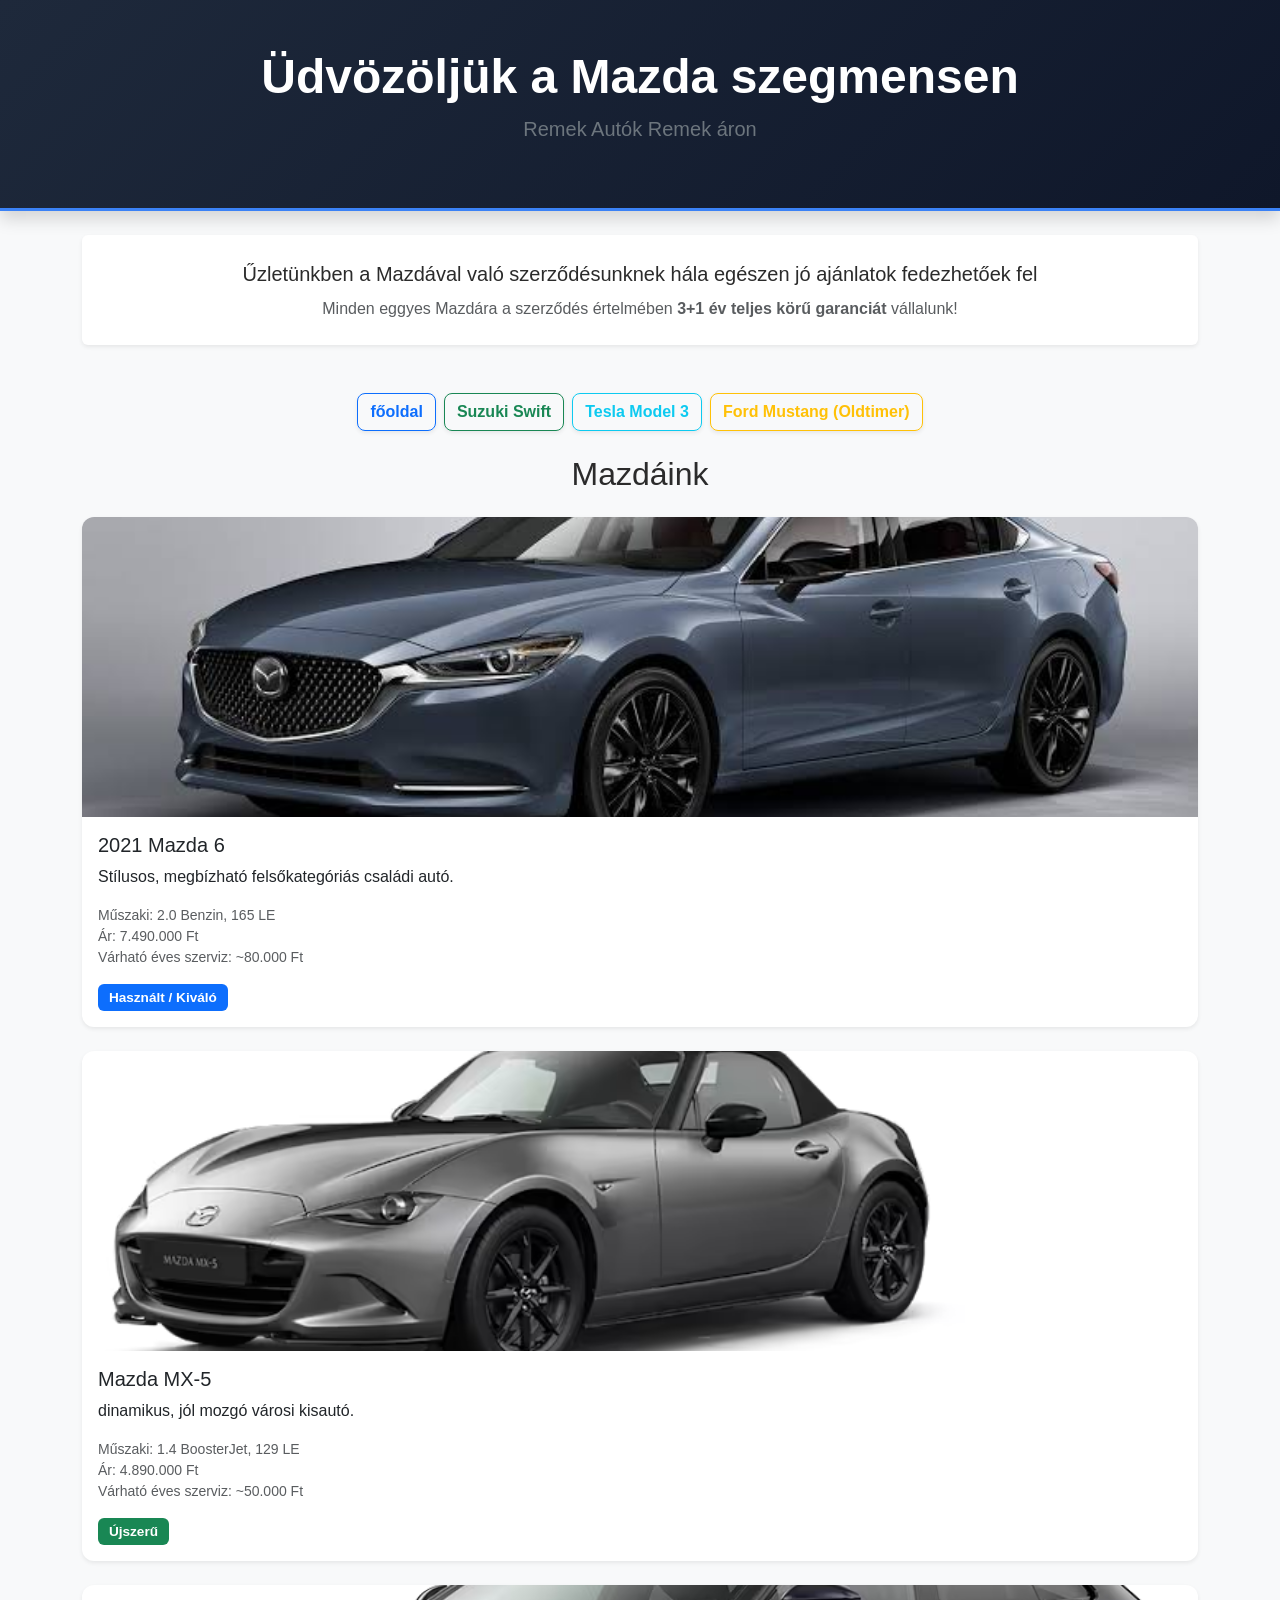
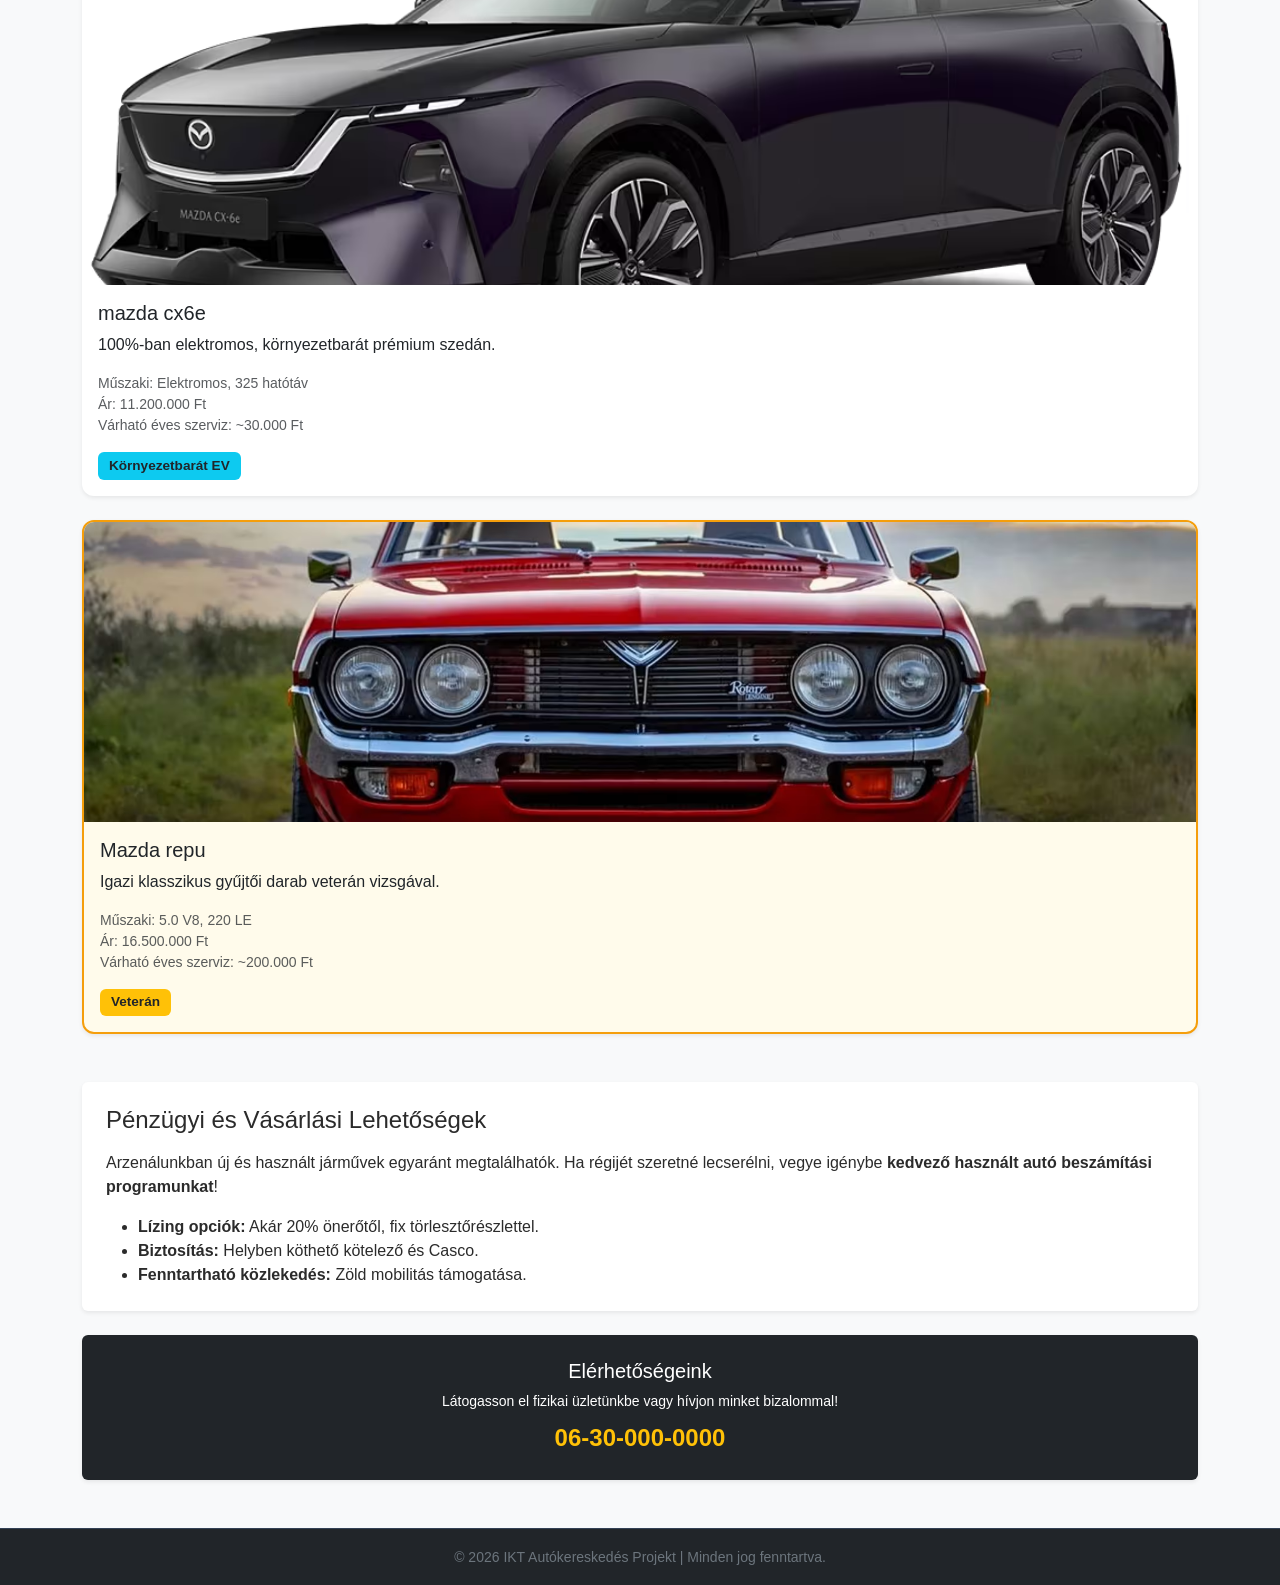
<file: Mazda.html>
<!DOCTYPE html>
<html lang="hu">
<head>
    <meta charset="UTF-8">
    <meta name="viewport" content="width=device-width, initial-scale=1.0">
    <title>Mazda szegmens</title>
    
    
    <meta name="author" content="Ricsi és Csapattársa">
    <meta name="keywords" content="autókereskedés, használt autó, új autó, oldtimer, lízing, elektromos autó, Mazda, Suzuki, Tesla">
    <meta name="description" content="Minőségi új, használt és oldtimer autók széles választéka, kedvező lízing és biztosítási lehetőségekkel az IKT Autókereskedésben.">

    
    <link href="https://cdn.jsdelivr.net/npm/bootstrap@5.3.3/dist/css/bootstrap.min.css" rel="stylesheet" integrity="sha384-QWTKZyjpPEjISv5WaRU9OFeRpok6YctnYmDr5pNlyT2bRjXh0JMhjY6hW+ALEwIH" crossorigin="anonymous">
    
    
    <link rel="stylesheet" href="style.css">
</head>
<body class="bg-light">

   
    <header class="bg-dark text-white text-center py-5 mb-4 shadow">
        <div class="container">
            <div class="row">
                <div class="col-12">
                    <h1 class="display-5 fw-bold">Üdvözöljük a Mazda szegmensen</h1>
                    <p class="lead text-secondary">Remek Autók Remek áron</p>
                </div>
            </div>
        </div>
    </header>

   
    <main class="container">

        
        <section class="row mb-5">
            <div class="col-12">
                <div class="bg-white p-4 rounded shadow-sm text-center">
                    <p class="fs-5 mb-2">Űzletünkben a Mazdával való szerződésunknek hála egészen jó ajánlatok fedezhetőek fel</p>
                    <p class="text-muted mb-0">Minden eggyes Mazdára a szerződés értelmében <strong>3+1 év teljes körű garanciát</strong> vállalunk!</p>
                </div>
            </div>
        </section>

       
        <div class="row mb-4">
            <div class="col-12">
                <div class="d-flex flex-wrap justify-content-center gap-2">
                    <a href="index.html" class="btn btn-outline-primary shadow-sm">főoldal</a>
                    <a href="suzuki.html" class="btn btn-outline-success shadow-sm">Suzuki Swift</a>
                    <a href="tesla.html" class="btn btn-outline-info shadow-sm">Tesla Model 3</a>
                    <a href="oldtimer.html" class="btn btn-outline-warning shadow-sm">Ford Mustang (Oldtimer)</a>
                </div>
            </div>
        </div>

        <h2 class="text-center mb-4">Mazdáink</h2>

      
        <div id="mazda" class="row mb-4">
            <div class="col-12">
                <div class="card shadow-sm">
                    <img src="kepek/images.jfif" class="card-img-top object-fit-cover" style="height: 300px;" alt="Mazda 6">
                    <div class="card-body">
                        <h3 class="card-title h5">2021 Mazda 6</h3>
                        <p class="card-text">Stílusos, megbízható felsőkategóriás családi autó.</p>
                        <ul class="list-unstyled small text-muted mb-3">
                            <li>Műszaki: 2.0 Benzin, 165 LE</li>
                            <li>Ár: 7.490.000 Ft</li>
                            <li>Várható éves szerviz: ~80.000 Ft</li>
                        </ul>
                        <span class="badge bg-primary">Használt / Kiváló</span>
                    </div>
                </div>
            </div>
        </div>

       
        <div id="suzuki" class="row mb-4">
            <div class="col-12">
                <div class="card shadow-sm">
                    <img src="kepek/mme-mazda-mx-5-st-prime-line-nh8neaa-46g-lhd.avif" class="card-img-top object-fit-cover" style="height: 300px;" alt="Suzuki Swift Sport">
                    <div class="card-body">
                        <h3 class="card-title h5">Mazda MX-5</h3>
                        <p class="card-text"> dinamikus, jól mozgó városi kisautó.</p>
                        <ul class="list-unstyled small text-muted mb-3">
                            <li>Műszaki: 1.4 BoosterJet, 129 LE</li>
                            <li>Ár: 4.890.000 Ft</li>
                            <li>Várható éves szerviz: ~50.000 Ft</li>
                        </ul>
                        <span class="badge bg-success">Újszerű</span>
                    </div>
                </div>
            </div>
        </div>

        
        <div id="tesla" class="row mb-4">
            <div class="col-12">
                <div class="card shadow-sm">
                    <img src="kepek/cx6e_takumi_-gjgfeac_55n_lhd_1000_500.avif" class="card-img-top object-fit-cover" style="height: 300px;" alt="Tesla Model 3">
                    <div class="card-body">
                        <h3 class="card-title h5">mazda cx6e</h3>
                        <p class="card-text">100%-ban elektromos, környezetbarát prémium szedán.</p>
                        <ul class="list-unstyled small text-muted mb-3">
                            <li>Műszaki: Elektromos, 325 hatótáv</li>
                            <li>Ár: 11.200.000 Ft</li>
                            <li>Várható éves szerviz: ~30.000 Ft</li>
                        </ul>
                        <span class="badge bg-info text-dark">Környezetbarát EV</span>
                    </div>
                </div>
            </div>
        </div>

       
        <div id="oldtimer" class="row mb-5">
            <div class="col-12">
                <div class="card shadow-sm">
                    <img src="kepek/05_media_promo_the-rare-and-collectable.avif" class="card-img-top object-fit-cover" style="height: 300px;" alt="Oldtimer Klasszikus Autó">
                    <div class="card-body">
                        <h3 class="card-title h5">Mazda repu</h3>
                        <p class="card-text">Igazi klasszikus gyűjtői darab veterán vizsgával.</p>
                        <ul class="list-unstyled small text-muted mb-3">
                            <li>Műszaki: 5.0 V8, 220 LE</li>
                            <li>Ár: 16.500.000 Ft</li>
                            <li>Várható éves szerviz: ~200.000 Ft</li>
                        </ul>
                        <span class="badge bg-warning text-dark">Veterán</span>
                    </div>
                </div>
            </div>
        </div>

     
        <section class="row mb-5">
            <div class="col-12">
                <div class="bg-white p-4 rounded shadow-sm mb-4">
                    <h3 class="h4 mb-3">Pénzügyi és Vásárlási Lehetőségek</h3>
                    <p>Arzenálunkban új és használt járművek egyaránt megtalálhatók. Ha régijét szeretné lecserélni, vegye igénybe <strong>kedvező használt autó beszámítási programunkat</strong>!</p>
                    <ul class="mb-0">
                        <li><strong>Lízing opciók:</strong> Akár 20% önerőtől, fix törlesztőrészlettel.</li>
                        <li><strong>Biztosítás:</strong> Helyben köthető kötelező és Casco.</li>
                        <li><strong>Fenntartható közlekedés:</strong> Zöld mobilitás támogatása.</li>
                    </ul>
                </div>
            </div>
            <div class="col-12">
                <div class="bg-dark text-white p-4 rounded shadow-sm text-center">
                    <h3 class="h5 mb-2">Elérhetőségeink</h3>
                    <p class="small mb-2">Látogasson el fizikai üzletünkbe vagy hívjon minket bizalommal!</p>
                    <p class="fs-4 fw-bold text-warning mb-0">06-30-000-0000</p>
                </div>
            </div>
        </section>

    </main>

   
    <footer class="bg-dark text-secondary text-center py-3">
        <div class="container">
            <div class="row">
                <div class="col-12">
                    <small>&copy; 2026 IKT Autókereskedés Projekt | Minden jog fenntartva.</small>
                </div>
            </div>
        </div>
    </footer>

    <!-- Bootstrap 5 JS Bundle CDN -->
    <script src="https://cdn.jsdelivr.net/npm/bootstrap@5.3.3/dist/js/bootstrap.bundle.min.js" integrity="sha384-YvpcrYf0tY3lHB60NNkmXc5s9fDVZLESaAA55NDzOxhy9GkcIdslK1eN7N6jIeHz" crossorigin="anonymous"></script>
</body>
</html>
</file>
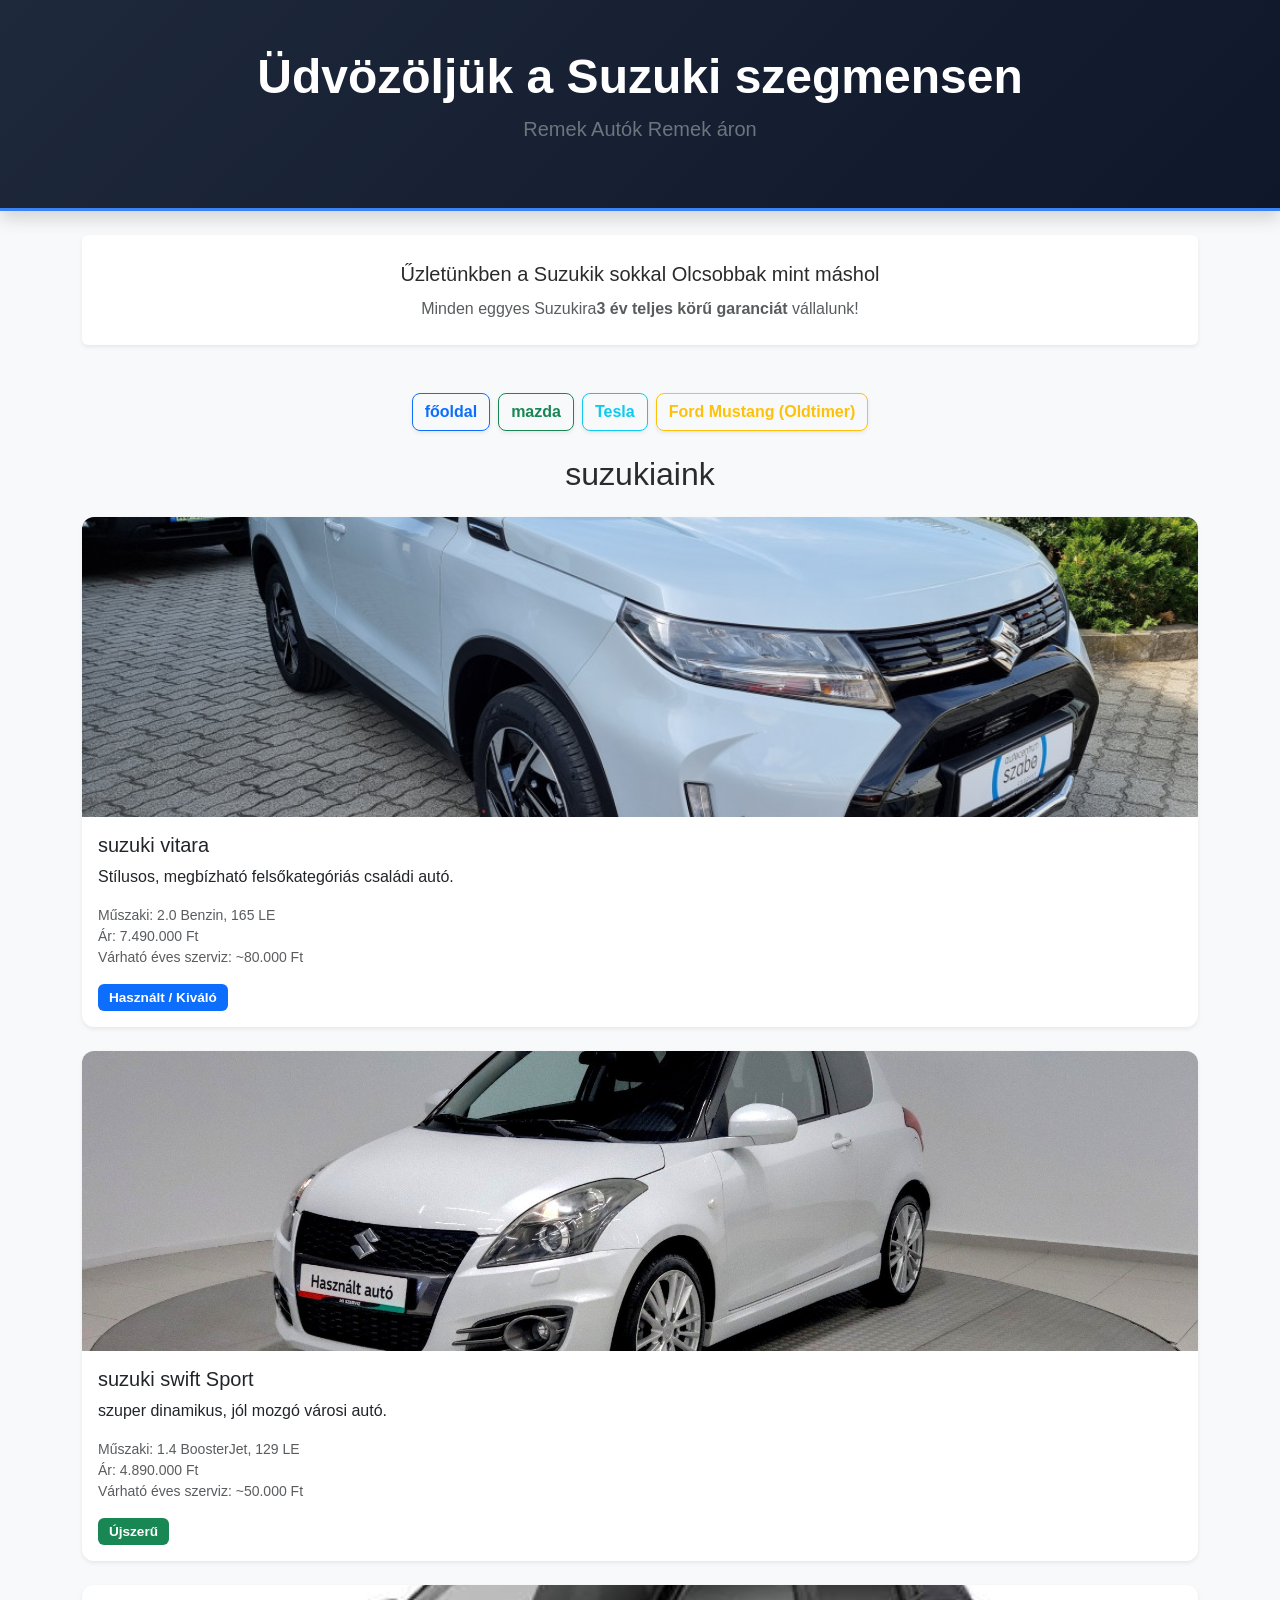
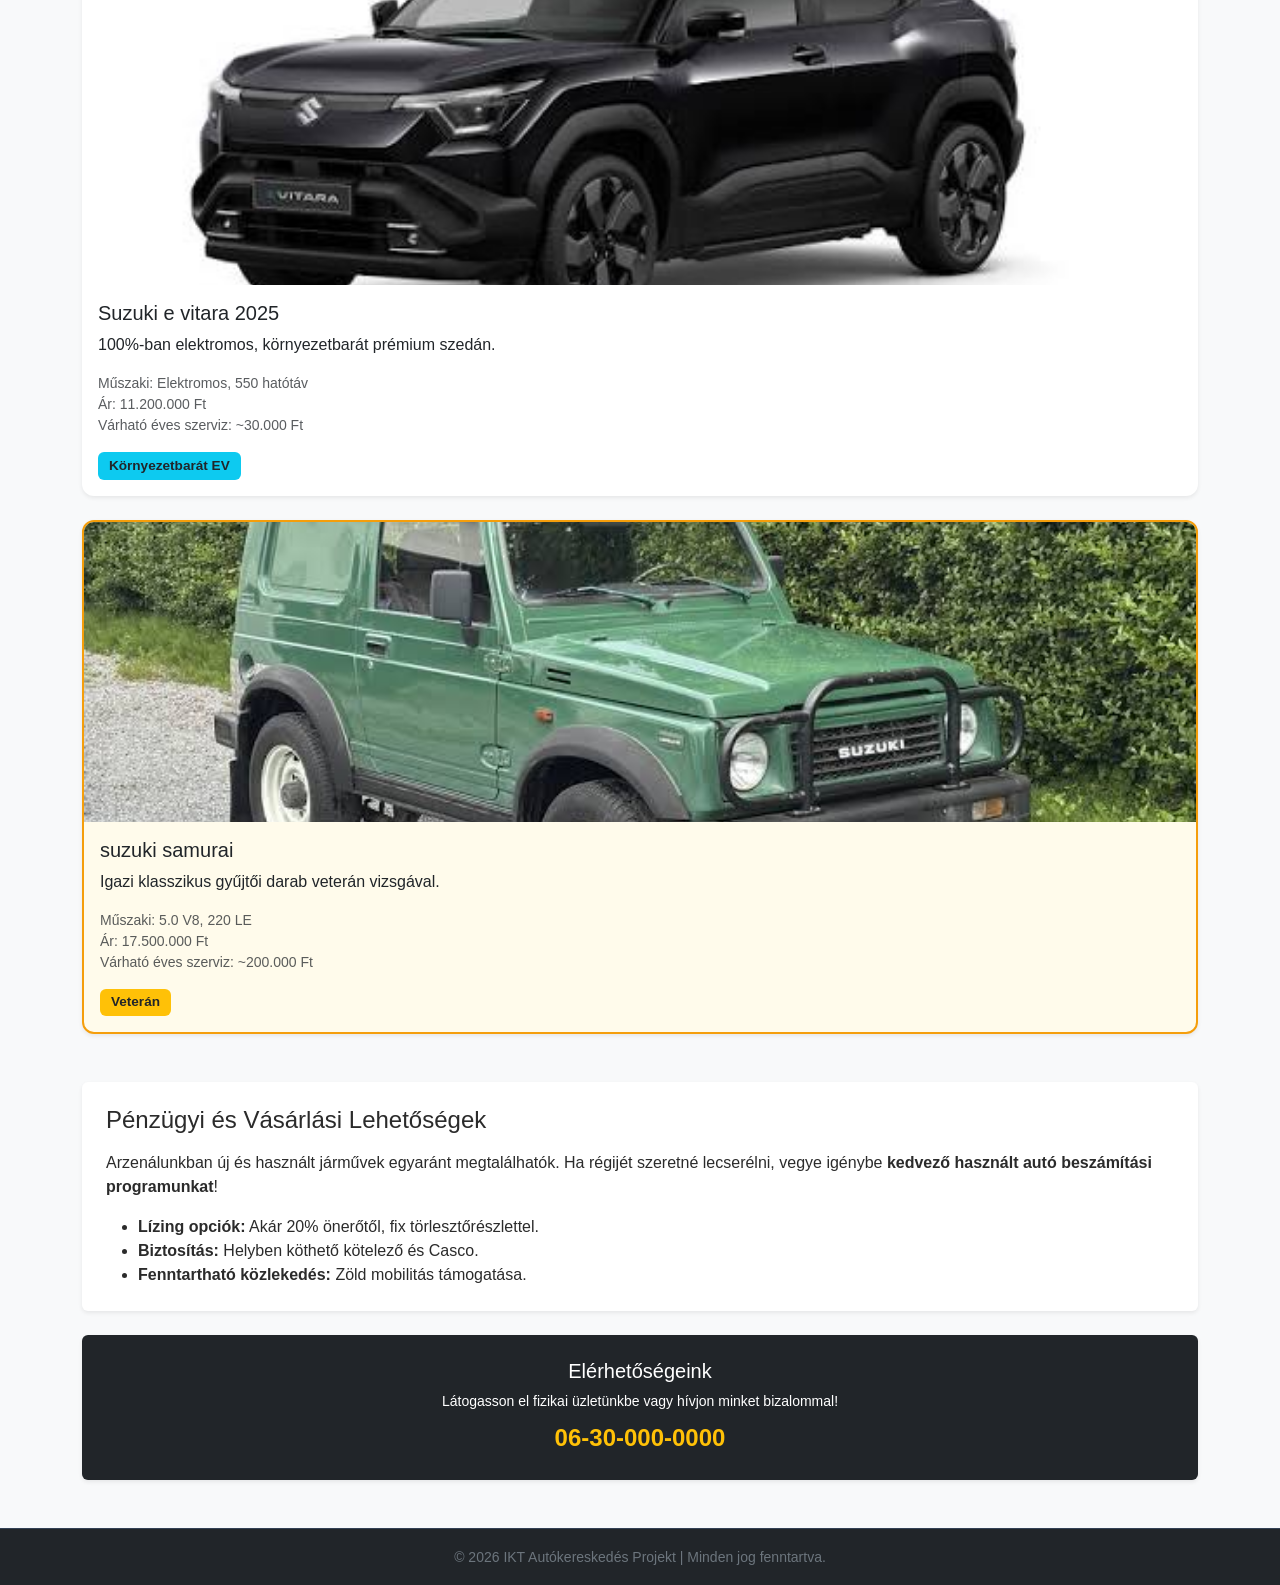
<file: suzuki.html>
<!DOCTYPE html>
<html lang="hu">
<head>
    <meta charset="UTF-8">
    <meta name="viewport" content="width=device-width, initial-scale=1.0">
    <title>Suzuki oldal</title>
    
    
    <meta name="author" content="Ricsi és Csapattársa">
    <meta name="keywords" content="autókereskedés, használt autó, új autó, oldtimer, lízing, elektromos autó, Mazda, Suzuki, Tesla">
    <meta name="description" content="Minőségi új, használt és oldtimer autók széles választéka, kedvező lízing és biztosítási lehetőségekkel az IKT Autókereskedésben.">

    
    <link href="https://cdn.jsdelivr.net/npm/bootstrap@5.3.3/dist/css/bootstrap.min.css" rel="stylesheet" integrity="sha384-QWTKZyjpPEjISv5WaRU9OFeRpok6YctnYmDr5pNlyT2bRjXh0JMhjY6hW+ALEwIH" crossorigin="anonymous">
    
    
    <link rel="stylesheet" href="style.css">
</head>
<body class="bg-light">

   
    <header class="bg-dark text-white text-center py-5 mb-4 shadow">
        <div class="container">
            <div class="row">
                <div class="col-12">
                    <h1 class="display-5 fw-bold">Üdvözöljük a Suzuki szegmensen</h1>
                    <p class="lead text-secondary">Remek Autók Remek áron</p>
                </div>
            </div>
        </div>
    </header>

   
    <main class="container">

        
        <section class="row mb-5">
            <div class="col-12">
                <div class="bg-white p-4 rounded shadow-sm text-center">
                    <p class="fs-5 mb-2">Űzletünkben a Suzukik sokkal Olcsobbak mint máshol</p>
                    <p class="text-muted mb-0">Minden eggyes Suzukira<strong>3 év teljes körű garanciát</strong> vállalunk!</p>
                </div>
            </div>
        </section>

       
        <div class="row mb-4">
            <div class="col-12">
                <div class="d-flex flex-wrap justify-content-center gap-2">
                    <a href="index.html" class="btn btn-outline-primary shadow-sm">főoldal</a>
                    <a href="Mazda.html" class="btn btn-outline-success shadow-sm">mazda</a>
                    <a href="tesla.html" class="btn btn-outline-info shadow-sm">Tesla</a>
                    <a href="oldtimer.html" class="btn btn-outline-warning shadow-sm">Ford Mustang (Oldtimer)</a>
                </div>
            </div>
        </div>

        <h2 class="text-center mb-4">suzukiaink</h2>

      
        <div id="mazda" class="row mb-4">
            <div class="col-12">
                <div class="card shadow-sm">
                    <img src="kepek/2173_0.jpg" class="card-img-top object-fit-cover" style="height: 300px;" alt="Mazda 6">
                    <div class="card-body">
                        <h3 class="card-title h5">suzuki vitara</h3>
                        <p class="card-text">Stílusos, megbízható felsőkategóriás családi autó.</p>
                        <ul class="list-unstyled small text-muted mb-3">
                            <li>Műszaki: 2.0 Benzin, 165 LE</li>
                            <li>Ár: 7.490.000 Ft</li>
                            <li>Várható éves szerviz: ~80.000 Ft</li>
                        </ul>
                        <span class="badge bg-primary">Használt / Kiváló</span>
                    </div>
                </div>
            </div>
        </div>

       
        <div id="suzuki" class="row mb-4">
            <div class="col-12">
                <div class="card shadow-sm">
                    <img src="kepek/suzuki-swift-1-6-sport-178812_800221_2xl.jpg" class="card-img-top object-fit-cover" style="height: 300px;" alt="Suzuki Swift Sport">
                    <div class="card-body">
                        <h3 class="card-title h5">suzuki swift Sport</h3>
                        <p class="card-text"> szuper dinamikus, jól mozgó városi autó.</p>
                        <ul class="list-unstyled small text-muted mb-3">
                            <li>Műszaki: 1.4 BoosterJet, 129 LE</li>
                            <li>Ár: 4.890.000 Ft</li>
                            <li>Várható éves szerviz: ~50.000 Ft</li>
                        </ul>
                        <span class="badge bg-success">Újszerű</span>
                    </div>
                </div>
            </div>
        </div>

        
        <div id="tesla" class="row mb-4">
            <div class="col-12">
                <div class="card shadow-sm">
                    <img src="kepek/images (3).jfif" class="card-img-top object-fit-cover" style="height: 300px;" alt="Tesla Model 3">
                    <div class="card-body">
                        <h3 class="card-title h5">Suzuki e vitara 2025</h3>
                        <p class="card-text">100%-ban elektromos, környezetbarát prémium szedán.</p>
                        <ul class="list-unstyled small text-muted mb-3">
                            <li>Műszaki: Elektromos, 550 hatótáv</li>
                            <li>Ár: 11.200.000 Ft</li>
                            <li>Várható éves szerviz: ~30.000 Ft</li>
                        </ul>
                        <span class="badge bg-info text-dark">Környezetbarát EV</span>
                    </div>
                </div>
            </div>
        </div>

       
        <div id="oldtimer" class="row mb-5">
            <div class="col-12">
                <div class="card shadow-sm">
                    <img src="kepek/images (4).jfif" class="card-img-top object-fit-cover" style="height: 300px;" alt="Oldtimer Klasszikus Autó">
                    <div class="card-body">
                        <h3 class="card-title h5">suzuki samurai</h3>
                        <p class="card-text">Igazi klasszikus gyűjtői darab veterán vizsgával.</p>
                        <ul class="list-unstyled small text-muted mb-3">
                            <li>Műszaki: 5.0 V8, 220 LE</li>
                            <li>Ár: 17.500.000 Ft</li>
                            <li>Várható éves szerviz: ~200.000 Ft</li>
                        </ul>
                        <span class="badge bg-warning text-dark">Veterán</span>
                    </div>
                </div>
            </div>
        </div>

     
        <section class="row mb-5">
            <div class="col-12">
                <div class="bg-white p-4 rounded shadow-sm mb-4">
                    <h3 class="h4 mb-3">Pénzügyi és Vásárlási Lehetőségek</h3>
                    <p>Arzenálunkban új és használt járművek egyaránt megtalálhatók. Ha régijét szeretné lecserélni, vegye igénybe <strong>kedvező használt autó beszámítási programunkat</strong>!</p>
                    <ul class="mb-0">
                        <li><strong>Lízing opciók:</strong> Akár 20% önerőtől, fix törlesztőrészlettel.</li>
                        <li><strong>Biztosítás:</strong> Helyben köthető kötelező és Casco.</li>
                        <li><strong>Fenntartható közlekedés:</strong> Zöld mobilitás támogatása.</li>
                    </ul>
                </div>
            </div>
            <div class="col-12">
                <div class="bg-dark text-white p-4 rounded shadow-sm text-center">
                    <h3 class="h5 mb-2">Elérhetőségeink</h3>
                    <p class="small mb-2">Látogasson el fizikai üzletünkbe vagy hívjon minket bizalommal!</p>
                    <p class="fs-4 fw-bold text-warning mb-0">06-30-000-0000</p>
                </div>
            </div>
        </section>

    </main>

   
    <footer class="bg-dark text-secondary text-center py-3">
        <div class="container">
            <div class="row">
                <div class="col-12">
                    <small>&copy; 2026 IKT Autókereskedés Projekt | Minden jog fenntartva.</small>
                </div>
            </div>
        </div>
    </footer>

    <!-- Bootstrap 5 JS Bundle CDN -->
    <script src="https://cdn.jsdelivr.net/npm/bootstrap@5.3.3/dist/js/bootstrap.bundle.min.js" integrity="sha384-YvpcrYf0tY3lHB60NNkmXc5s9fDVZLESaAA55NDzOxhy9GkcIdslK1eN7N6jIeHz" crossorigin="anonymous"></script>
</body>
</html>
</file>
<file: style.css>
/* ==========================================
   IKT AUTÓKERESKEDÉS - EGYEDI STÍLUSLAP
   ========================================== */

/* 1. Általános beállítások */
body {
    font-family: 'Segoe UI', Tahoma, Geneva, Verdana, sans-serif;
    color: #2b2b2b;
    background-color: #f8f9fa !important;
}

/* 2. Fejléc / Header egyedi dizájn */
header {
    background: linear-gradient(135deg, #1e293b 0%, #0f172a 100%) !important;
    border-bottom: 3px solid #3b82f6;
}

/* 3. Autó kártyák finomhangolása és lebegő effekt (Hover effect) */
.card {
    border: none !important;
    border-radius: 12px !important;
    overflow: hidden;
    transition: transform 0.3s ease, box-shadow 0.3s ease !important;
}

.card:hover {
    transform: translateY(-8px);
    box-shadow: 0 12px 24px rgba(0, 0, 0, 0.15) !important;
}

/* Képek finom nagyítása mikor fölé viszed a kurzort */
.card-img-top {
    transition: transform 0.5s ease;
}

.card:hover .card-img-top {
    transform: scale(1.04);
}

/* 4. Jelvények (Badges) szépítése */
.badge {
    font-size: 0.85rem !important;
    padding: 0.5em 0.8em !important;
    border-radius: 6px !important;
}

/* 5. Gombok egyedi felülírása */
.btn {
    border-radius: 8px !important;
    font-weight: 600 !important;
    transition: all 0.2s ease-in-out !important;
}

/* 6. Oldtimer kiemelése (Arany / Veterán hangulat) */
#oldtimer .card,
.oldtimer-card {
    border: 2px solid #f59e0b !important;
    background-color: #fffbeb !important;
}

/* 7. Lábléc (Footer) */
footer {
    background-color: #0f172a !important;
    border-top: 1px solid #334155;
}
</file>
